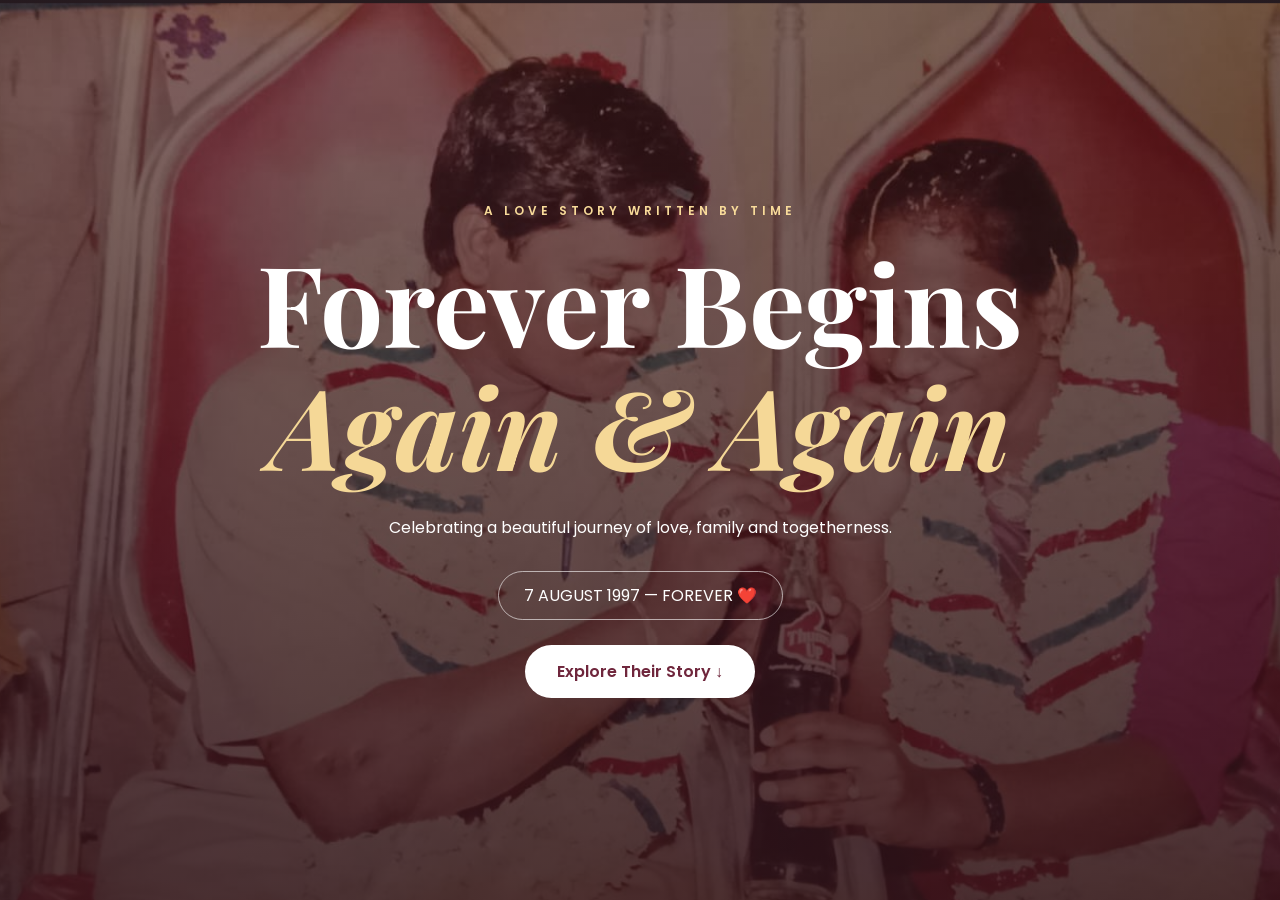
<file: index.html>
<!DOCTYPE html>
<html lang="en">
<head>
<meta charset="UTF-8">
<meta name="viewport" content="width=device-width, initial-scale=1.0">
<title>A Love Story Since 1997 ❤️</title>
<link rel="stylesheet" href="style.css">
</head>
<body>
<section class="hero">
<div class="hero-content">
<p class="eyebrow">A LOVE STORY WRITTEN BY TIME</p>
<h1>Forever Begins<br><span>Again & Again</span></h1>
<p class="subtitle">Celebrating a beautiful journey of love, family and togetherness.</p>
<div class="date-badge">7 AUGUST 1997 — FOREVER ❤️</div><br>
<a href="dad.html" class="btn">Explore Their Story ↓</a>
</div>
</section>
</body>
</html>
</file>
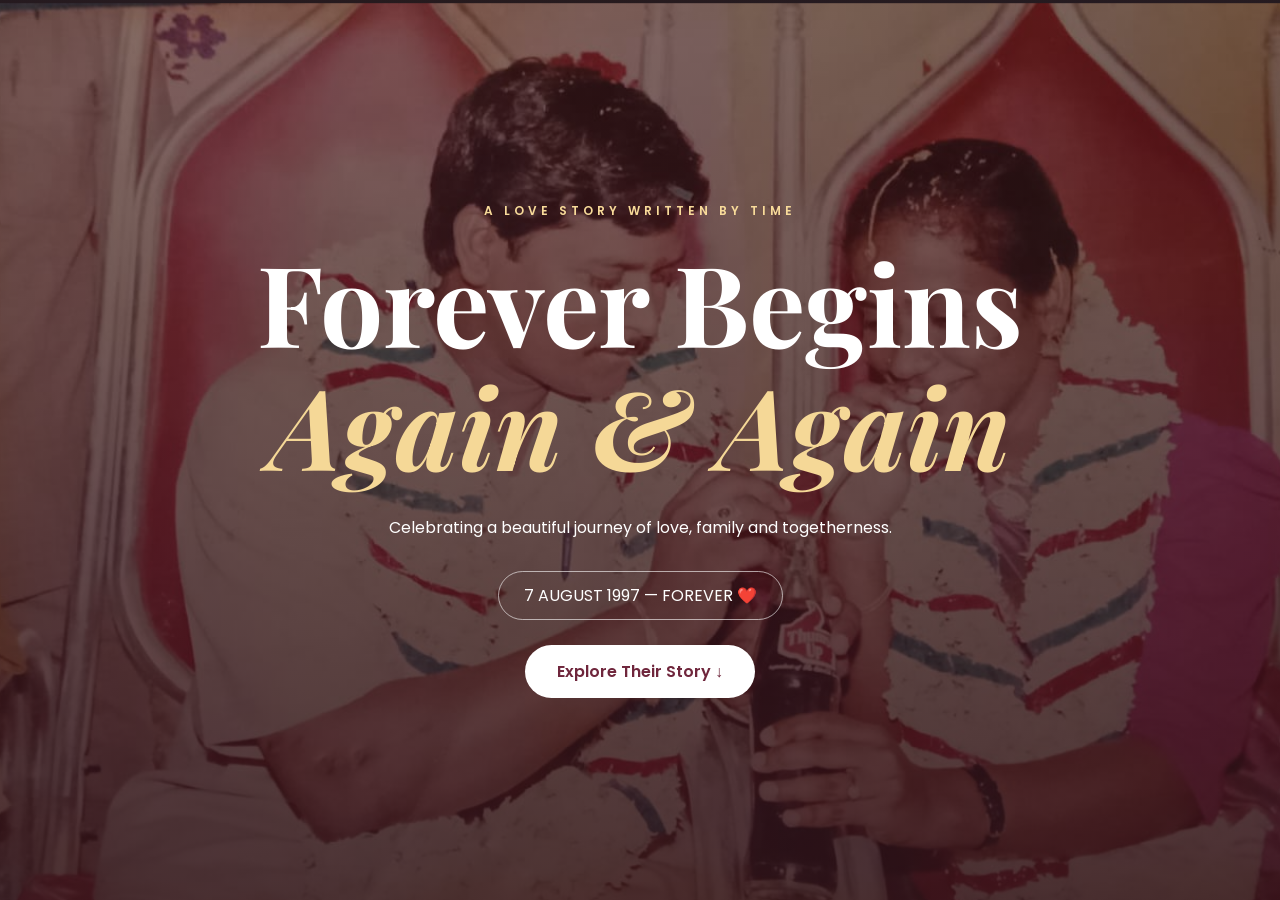
<file: parents_anniversary_final/index.html>
<!DOCTYPE html>
<html lang="en">
<head>
<meta charset="UTF-8">
<meta name="viewport" content="width=device-width, initial-scale=1.0">
<title>A Love Story Since 1997 ❤️</title>
<link rel="stylesheet" href="style.css">
</head>
<body>
<section class="hero">
<div class="hero-content">
<p class="eyebrow">A LOVE STORY WRITTEN BY TIME</p>
<h1>Forever Begins<br><span>Again & Again</span></h1>
<p class="subtitle">Celebrating a beautiful journey of love, family and togetherness.</p>
<div class="date-badge">7 AUGUST 1997 — FOREVER ❤️</div><br>
<a href="dad.html" class="btn">Explore Their Story ↓</a>
</div>
</section>
</body>
</html>
</file>
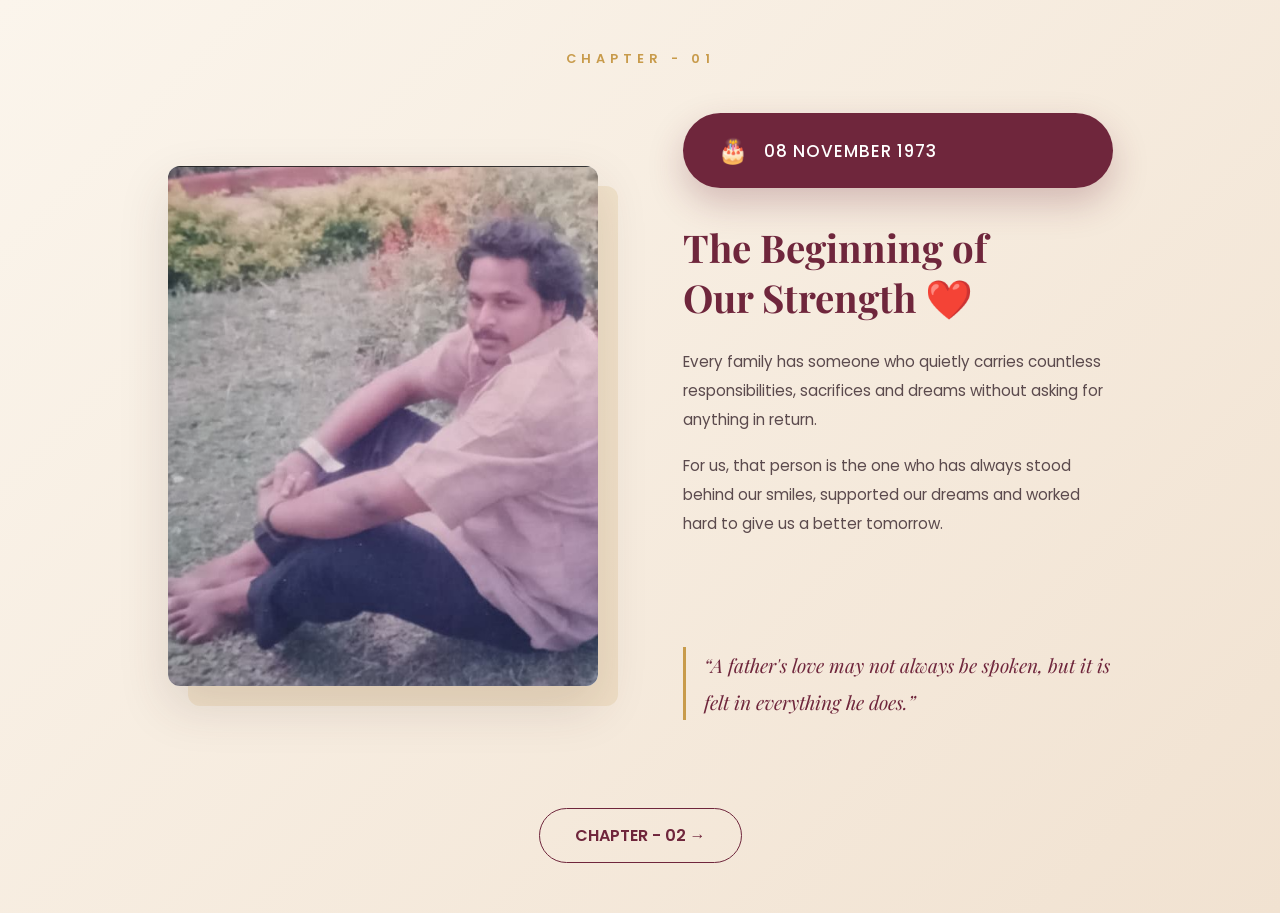
<file: dad.html>
<!DOCTYPE html>
<html lang="en">

<head>

    <meta charset="UTF-8">

    <meta name="viewport" content="width=device-width, initial-scale=1.0">

    <title>Chapter 1 - Dad ❤️</title>

    <link rel="stylesheet" href="style.css">

</head>


<body class="chapter-body">


<section class="chapter-page">


    <!-- CHAPTER NUMBER -->

    <p class="chapter-number">

        CHAPTER - 01

    </p>



    <!-- MAIN CONTENT -->

    <div class="chapter-content">


        <!-- DAD IMAGE -->

        <div class="chapter-image">

            <img
                src="dad.jpg"
                alt="Dad"
            >

        </div>



        <!-- DAD DETAILS -->

        <div class="chapter-details">


            <div class="dad-story">


                <!-- BIRTHDAY DATE -->

                <div class="date-display">

                    <span class="emoji">
                        🎂
                    </span>

                    <span>
                        08 NOVEMBER 1973
                    </span>

                </div>



                <!-- HEADING -->

                <h2>

                    The Beginning of
                    <br>
                    Our Strength ❤️

                </h2>



                <!-- STORY -->

                <p>

                    Every family has someone who quietly carries
                    countless responsibilities, sacrifices and dreams
                    without asking for anything in return.

                </p>


                <p>

                    For us, that person is the one who has always
                    stood behind our smiles, supported our dreams
                    and worked hard to give us a better tomorrow.

                </p>


                <p class="dad-quote">

                    “A father's love may not always be spoken,
                    but it is felt in everything he does.”

                </p>


            </div>


        </div>


    </div>



    <!-- NEXT CHAPTER -->

    <a href="mom.html" class="next-btn">

        CHAPTER - 02 →

    </a>


</section>


</body>

</html>
</file>
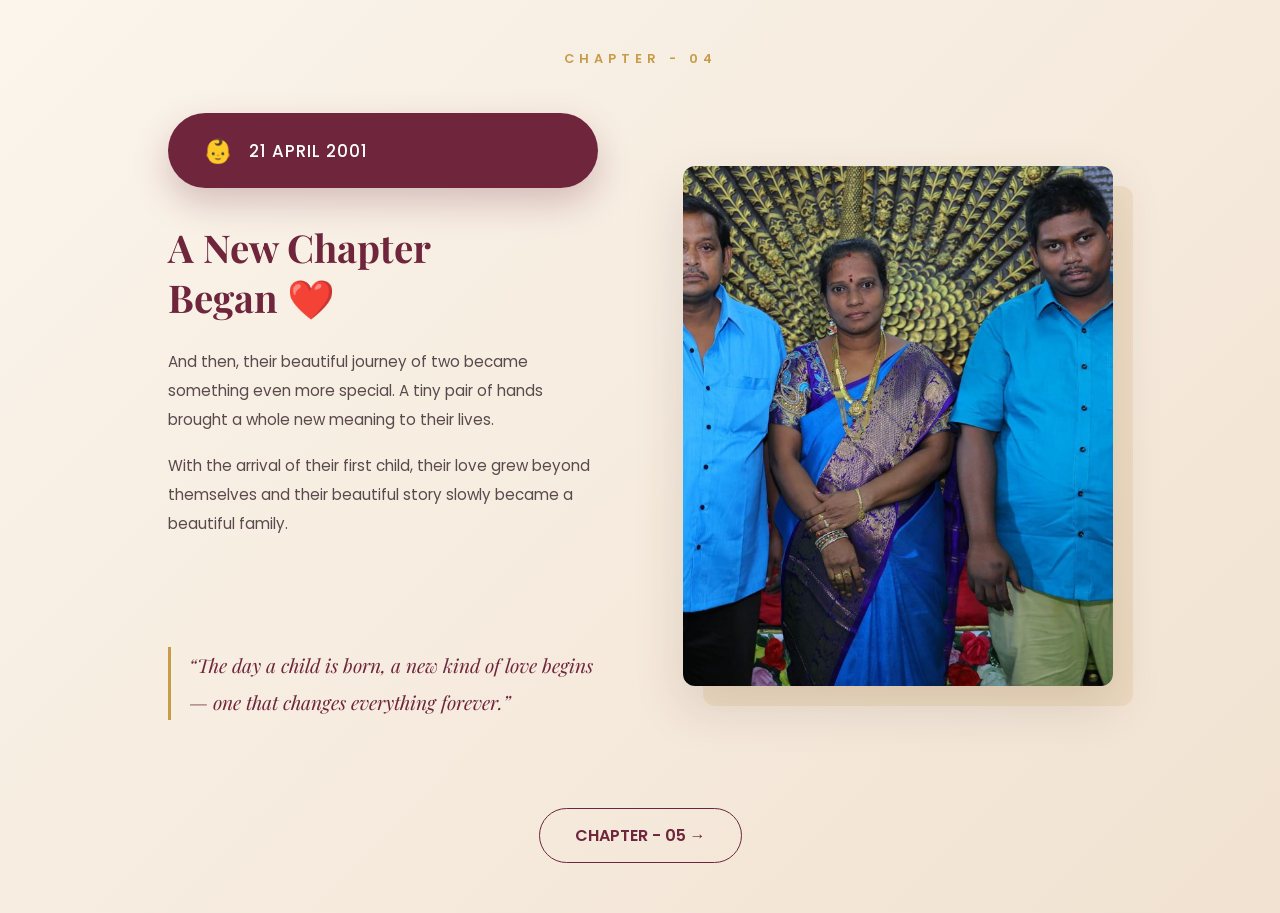
<file: firstborn.html>
<!DOCTYPE html>
<html lang="en">

<head>

    <meta charset="UTF-8">

    <meta name="viewport"
          content="width=device-width, initial-scale=1.0">

    <title>Chapter 4 - First Born ❤️</title>

    <link rel="stylesheet" href="style.css">

</head>


<body class="chapter-body">


    <section class="chapter-page">


        <!-- CHAPTER NUMBER -->

        <p class="chapter-number">
            CHAPTER - 04
        </p>


        <!-- MAIN CONTENT -->

        <div class="chapter-content reverse-layout">


            <!-- FIRST BORN IMAGE -->

            <div class="chapter-image">

                <img
                    src="firstborn.jpg"
                    alt="First Born"
                >

            </div>


            <!-- FIRST BORN DETAILS -->

            <div class="chapter-details">


                <div class="firstborn-story">


                    <!-- BIRTH DATE -->

                    <div class="date-display">

                        <span class="emoji">
                            👶
                        </span>

                        <span>
                            21 APRIL 2001
                        </span>

                    </div>


                    <!-- HEADING -->

                    <h2>
                        A New Chapter
                        <br>
                        Began ❤️
                    </h2>


                    <!-- STORY -->

                    <p>
                        And then, their beautiful journey of two
                        became something even more special.
                        A tiny pair of hands brought a whole new
                        meaning to their lives.
                    </p>


                    <p>
                        With the arrival of their first child,
                        their love grew beyond themselves and
                        their beautiful story slowly became
                        a beautiful family.
                    </p>


                    <!-- QUOTE -->

                    <p class="firstborn-quote">
                        “The day a child is born,
                        a new kind of love begins —
                        one that changes everything forever.”
                    </p>


                </div>


            </div>


        </div>


        <!-- NEXT CHAPTER BUTTON -->

        <a href="secondborn.html" class="next-btn">
            CHAPTER - 05 →
        </a>


    </section>


</body>

</html>
</file>
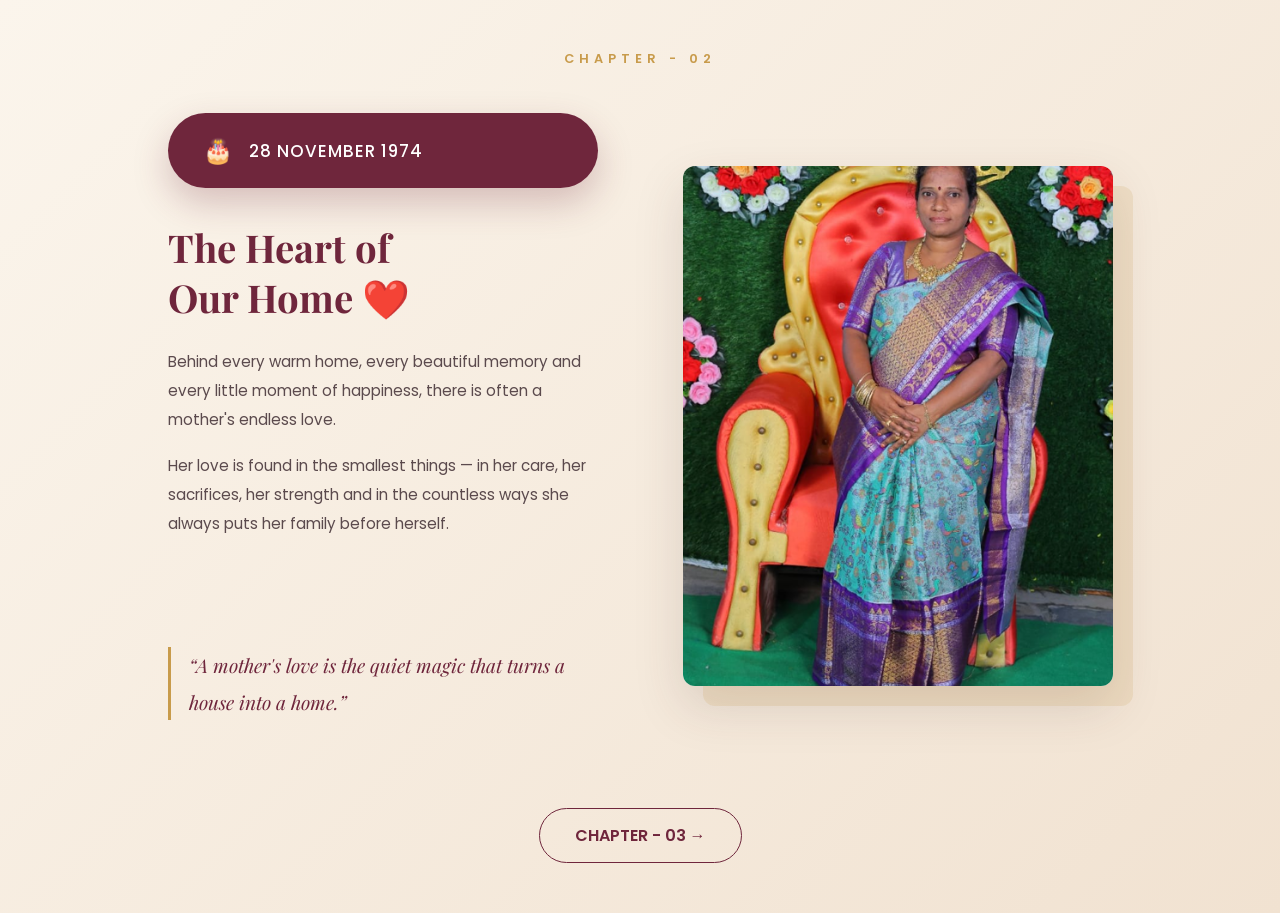
<file: mom.html>
<!DOCTYPE html>
<html lang="en">

<head>

    <meta charset="UTF-8">

    <meta name="viewport" content="width=device-width, initial-scale=1.0">

    <title>Chapter 2 - Mom ❤️</title>

    <link rel="stylesheet" href="style.css">

</head>


<body class="chapter-body">


    <section class="chapter-page">


        <!-- CHAPTER NUMBER -->

        <p class="chapter-number">
            CHAPTER - 02
        </p>


        <!-- MAIN CONTENT -->

        <div class="chapter-content reverse-layout">


            <!-- MOM IMAGE -->

            <div class="chapter-image">

                <img
                    src="mom.jpg"
                    alt="Mom"
                >

            </div>


            <!-- MOM DETAILS -->

            <div class="chapter-details">


                <div class="mom-story">


                    <!-- BIRTHDAY DATE -->

                    <div class="date-display">

                        <span class="emoji">
                            🎂
                        </span>

                        <span>
                            28 NOVEMBER 1974
                        </span>

                    </div>


                    <!-- HEADING -->

                    <h2>
                        The Heart of
                        <br>
                        Our Home ❤️
                    </h2>


                    <!-- STORY -->

                    <p>
                        Behind every warm home, every beautiful
                        memory and every little moment of happiness,
                        there is often a mother's endless love.
                    </p>


                    <p>
                        Her love is found in the smallest things —
                        in her care, her sacrifices, her strength
                        and in the countless ways she always puts
                        her family before herself.
                    </p>


                    <!-- QUOTE -->

                    <p class="mom-quote">
                        “A mother's love is the quiet magic
                        that turns a house into a home.”
                    </p>


                </div>


            </div>


        </div>


        <!-- NEXT CHAPTER BUTTON -->

        <a href="wedding.html" class="next-btn">
            CHAPTER - 03 →
        </a>


    </section>


</body>

</html>
</file>
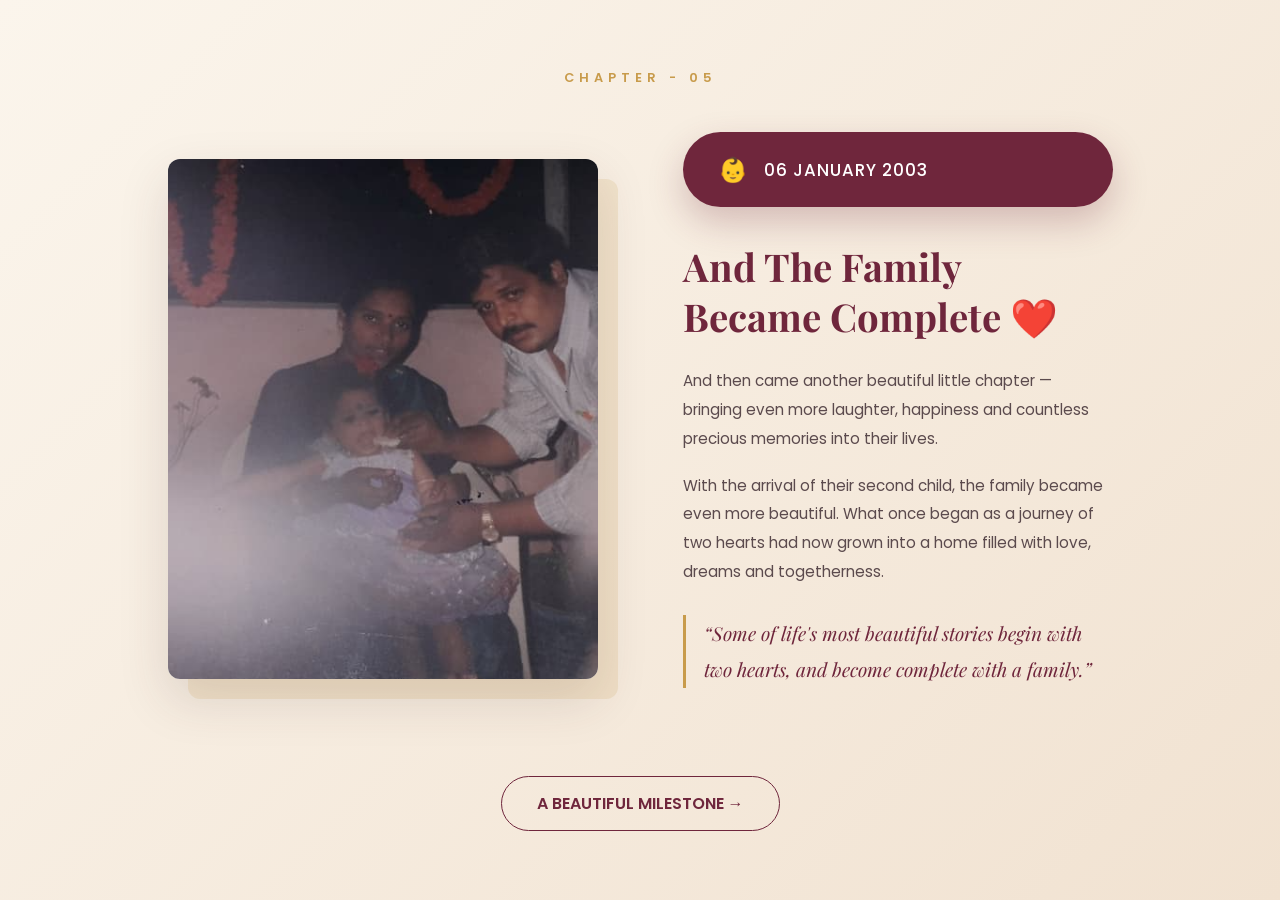
<file: secondborn.html>
<!DOCTYPE html>
<html lang="en">

<head>
    <meta charset="UTF-8">

    <meta name="viewport"
          content="width=device-width, initial-scale=1.0">

    <title>Chapter 5 - Second Born ❤️</title>

    <link rel="stylesheet" href="style.css">
</head>


<body class="chapter-body">

    <section class="chapter-page">


        <!-- CHAPTER NUMBER -->

        <p class="chapter-number">
            CHAPTER - 05
        </p>


        <!-- MAIN CONTENT -->

        <div class="chapter-content">


            <!-- SECOND BORN IMAGE -->

            <div class="chapter-image">

                <img
                    src="secondborn.jpg"
                    alt="Second Born"
                >

            </div>


            <!-- SECOND BORN DETAILS -->

            <div class="chapter-details">

                <div class="secondborn-story">


                    <!-- BIRTH DATE -->

                    <div class="date-display">

                        <span class="emoji">
                            👶
                        </span>

                        <span>
                            06 JANUARY 2003
                        </span>

                    </div>


                    <!-- HEADING -->

                    <h2>
                        And The Family
                        <br>
                        Became Complete ❤️
                    </h2>


                    <!-- STORY -->

                    <p>
                        And then came another beautiful little
                        chapter — bringing even more laughter,
                        happiness and countless precious memories
                        into their lives.
                    </p>


                    <p>
                        With the arrival of their second child,
                        the family became even more beautiful.
                        What once began as a journey of two hearts
                        had now grown into a home filled with
                        love, dreams and togetherness.
                    </p>


                    <!-- QUOTE -->

                    <p class="secondborn-quote">
                        “Some of life's most beautiful stories
                        begin with two hearts,
                        and become complete with a family.”
                    </p>


                </div>

            </div>


        </div>


        <!-- NEXT PAGE -->

        <a href="anniversary25.html" class="next-btn">
            A BEAUTIFUL MILESTONE →
        </a>


    </section>

</body>

</html>
</file>
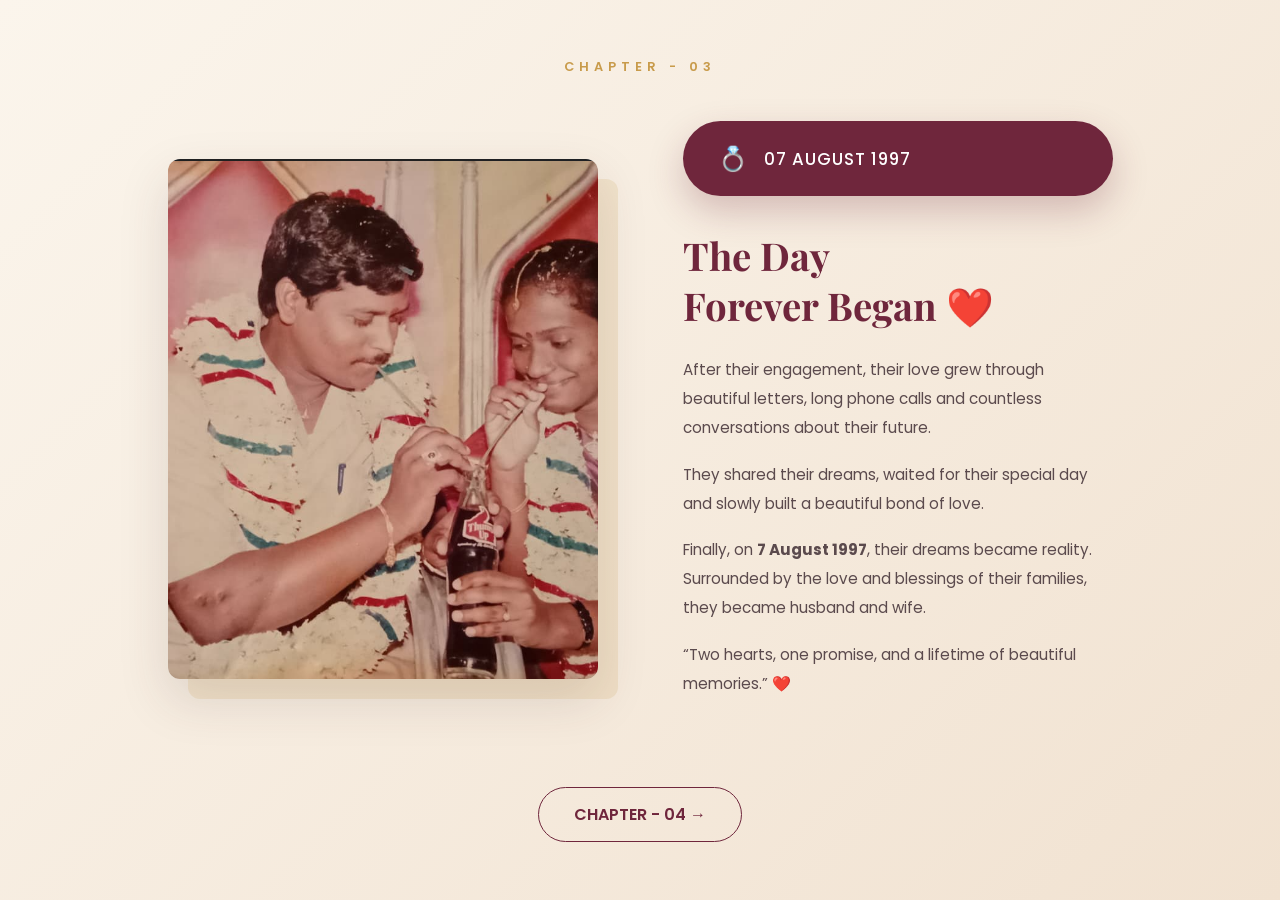
<file: wedding.html>
<!DOCTYPE html>
<html lang="en">

<head>

    <meta charset="UTF-8">

    <meta name="viewport"
          content="width=device-width, initial-scale=1.0">

    <title>Chapter 3 - Their Wedding ❤️</title>

    <link rel="stylesheet" href="style.css">

</head>


<body class="chapter-body">


<section class="chapter-page">


    <!-- CHAPTER NUMBER -->

    <p class="chapter-number">
        CHAPTER - 03
    </p>


    <!-- MAIN CONTENT -->

    <div class="chapter-content wedding-content">


        <!-- WEDDING IMAGE -->

        <div class="chapter-image wedding-image">

            <img
                src="wedding.jpg"
                alt="Wedding Day"
            >

        </div>


        <!-- WEDDING DETAILS -->

        <div class="chapter-details">


            <div class="wedding-story">


                <!-- DATE -->

                <div class="date-display">

                    <span class="emoji">
                        💍
                    </span>

                    <span>
                        07 AUGUST 1997
                    </span>

                </div>


                <!-- HEADING -->

                <h2>
                    The Day
                    <br>
                    Forever Began ❤️
                </h2>


                <!-- SHORT STORY -->

                <p>
                    After their engagement, their love grew through
                    beautiful letters, long phone calls and countless
                    conversations about their future.
                </p>


                <p>
                    They shared their dreams, waited for their special
                    day and slowly built a beautiful bond of love.
                </p>


                <p>
                    Finally, on <strong>7 August 1997</strong>, their
                    dreams became reality. Surrounded by the love and
                    blessings of their families, they became husband
                    and wife.
                </p>


                <!-- QUOTE -->

                <p class="wedding-quote">

                    “Two hearts, one promise,
                    and a lifetime of beautiful memories.” ❤️

                </p>


            </div>


        </div>


    </div>


    <!-- NEXT CHAPTER -->

    <a href="firstborn.html" class="next-btn">

        CHAPTER - 04 →

    </a>


</section>


</body>

</html>
</file>
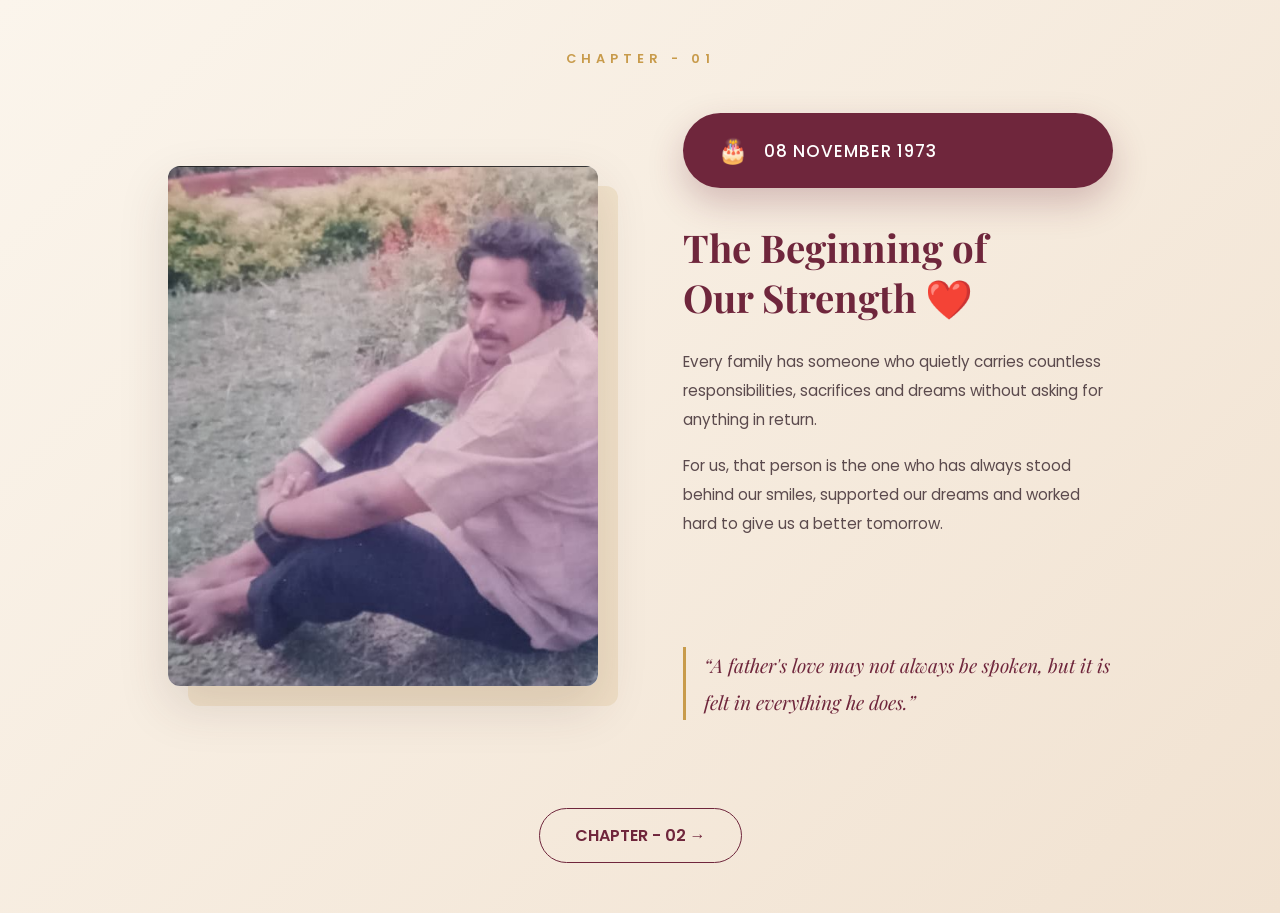
<file: parents_anniversary_final/dad.html>
<!DOCTYPE html>
<html lang="en">

<head>

    <meta charset="UTF-8">

    <meta name="viewport" content="width=device-width, initial-scale=1.0">

    <title>Chapter 1 - Dad ❤️</title>

    <link rel="stylesheet" href="style.css">

</head>


<body class="chapter-body">


<section class="chapter-page">


    <!-- CHAPTER NUMBER -->

    <p class="chapter-number">

        CHAPTER - 01

    </p>



    <!-- MAIN CONTENT -->

    <div class="chapter-content">


        <!-- DAD IMAGE -->

        <div class="chapter-image">

            <img
                src="images/dad.jpg"
                alt="Dad"
            >

        </div>



        <!-- DAD DETAILS -->

        <div class="chapter-details">


            <div class="dad-story">


                <!-- BIRTHDAY DATE -->

                <div class="date-display">

                    <span class="emoji">
                        🎂
                    </span>

                    <span>
                        08 NOVEMBER 1973
                    </span>

                </div>



                <!-- HEADING -->

                <h2>

                    The Beginning of
                    <br>
                    Our Strength ❤️

                </h2>



                <!-- STORY -->

                <p>

                    Every family has someone who quietly carries
                    countless responsibilities, sacrifices and dreams
                    without asking for anything in return.

                </p>


                <p>

                    For us, that person is the one who has always
                    stood behind our smiles, supported our dreams
                    and worked hard to give us a better tomorrow.

                </p>


                <p class="dad-quote">

                    “A father's love may not always be spoken,
                    but it is felt in everything he does.”

                </p>


            </div>


        </div>


    </div>



    <!-- NEXT CHAPTER -->

    <a href="mom.html" class="next-btn">

        CHAPTER - 02 →

    </a>


</section>


</body>

</html>
</file>
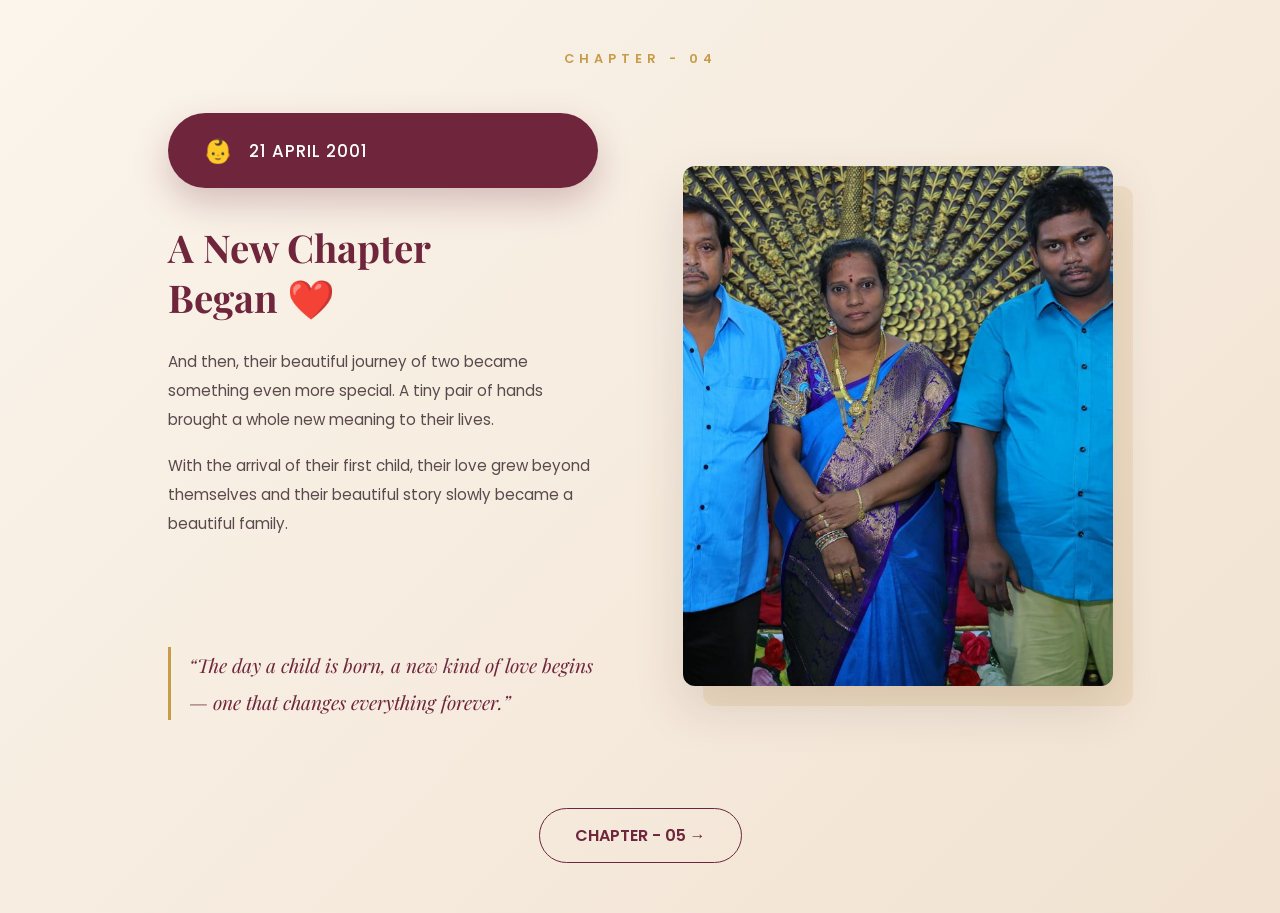
<file: parents_anniversary_final/firstborn.html>
<!DOCTYPE html>
<html lang="en">

<head>

    <meta charset="UTF-8">

    <meta name="viewport"
          content="width=device-width, initial-scale=1.0">

    <title>Chapter 4 - First Born ❤️</title>

    <link rel="stylesheet" href="style.css">

</head>


<body class="chapter-body">


    <section class="chapter-page">


        <!-- CHAPTER NUMBER -->

        <p class="chapter-number">
            CHAPTER - 04
        </p>


        <!-- MAIN CONTENT -->

        <div class="chapter-content reverse-layout">


            <!-- FIRST BORN IMAGE -->

            <div class="chapter-image">

                <img
                    src="images/firstborn.jpg"
                    alt="First Born"
                >

            </div>


            <!-- FIRST BORN DETAILS -->

            <div class="chapter-details">


                <div class="firstborn-story">


                    <!-- BIRTH DATE -->

                    <div class="date-display">

                        <span class="emoji">
                            👶
                        </span>

                        <span>
                            21 APRIL 2001
                        </span>

                    </div>


                    <!-- HEADING -->

                    <h2>
                        A New Chapter
                        <br>
                        Began ❤️
                    </h2>


                    <!-- STORY -->

                    <p>
                        And then, their beautiful journey of two
                        became something even more special.
                        A tiny pair of hands brought a whole new
                        meaning to their lives.
                    </p>


                    <p>
                        With the arrival of their first child,
                        their love grew beyond themselves and
                        their beautiful story slowly became
                        a beautiful family.
                    </p>


                    <!-- QUOTE -->

                    <p class="firstborn-quote">
                        “The day a child is born,
                        a new kind of love begins —
                        one that changes everything forever.”
                    </p>


                </div>


            </div>


        </div>


        <!-- NEXT CHAPTER BUTTON -->

        <a href="secondborn.html" class="next-btn">
            CHAPTER - 05 →
        </a>


    </section>


</body>

</html>
</file>
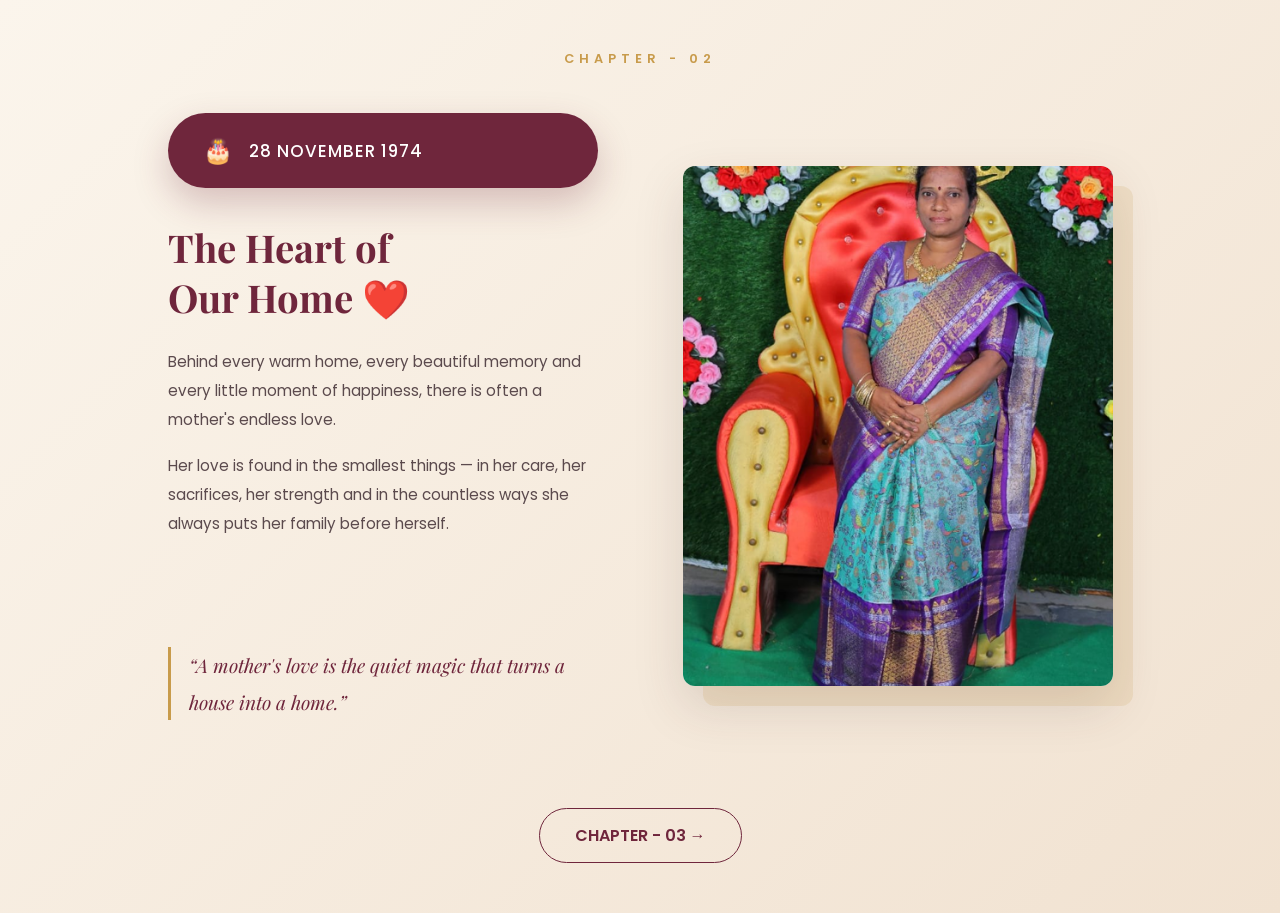
<file: parents_anniversary_final/mom.html>
<!DOCTYPE html>
<html lang="en">

<head>

    <meta charset="UTF-8">

    <meta name="viewport" content="width=device-width, initial-scale=1.0">

    <title>Chapter 2 - Mom ❤️</title>

    <link rel="stylesheet" href="style.css">

</head>


<body class="chapter-body">


    <section class="chapter-page">


        <!-- CHAPTER NUMBER -->

        <p class="chapter-number">
            CHAPTER - 02
        </p>


        <!-- MAIN CONTENT -->

        <div class="chapter-content reverse-layout">


            <!-- MOM IMAGE -->

            <div class="chapter-image">

                <img
                    src="images/mom.jpg"
                    alt="Mom"
                >

            </div>


            <!-- MOM DETAILS -->

            <div class="chapter-details">


                <div class="mom-story">


                    <!-- BIRTHDAY DATE -->

                    <div class="date-display">

                        <span class="emoji">
                            🎂
                        </span>

                        <span>
                            28 NOVEMBER 1974
                        </span>

                    </div>


                    <!-- HEADING -->

                    <h2>
                        The Heart of
                        <br>
                        Our Home ❤️
                    </h2>


                    <!-- STORY -->

                    <p>
                        Behind every warm home, every beautiful
                        memory and every little moment of happiness,
                        there is often a mother's endless love.
                    </p>


                    <p>
                        Her love is found in the smallest things —
                        in her care, her sacrifices, her strength
                        and in the countless ways she always puts
                        her family before herself.
                    </p>


                    <!-- QUOTE -->

                    <p class="mom-quote">
                        “A mother's love is the quiet magic
                        that turns a house into a home.”
                    </p>


                </div>


            </div>


        </div>


        <!-- NEXT CHAPTER BUTTON -->

        <a href="wedding.html" class="next-btn">
            CHAPTER - 03 →
        </a>


    </section>


</body>

</html>
</file>
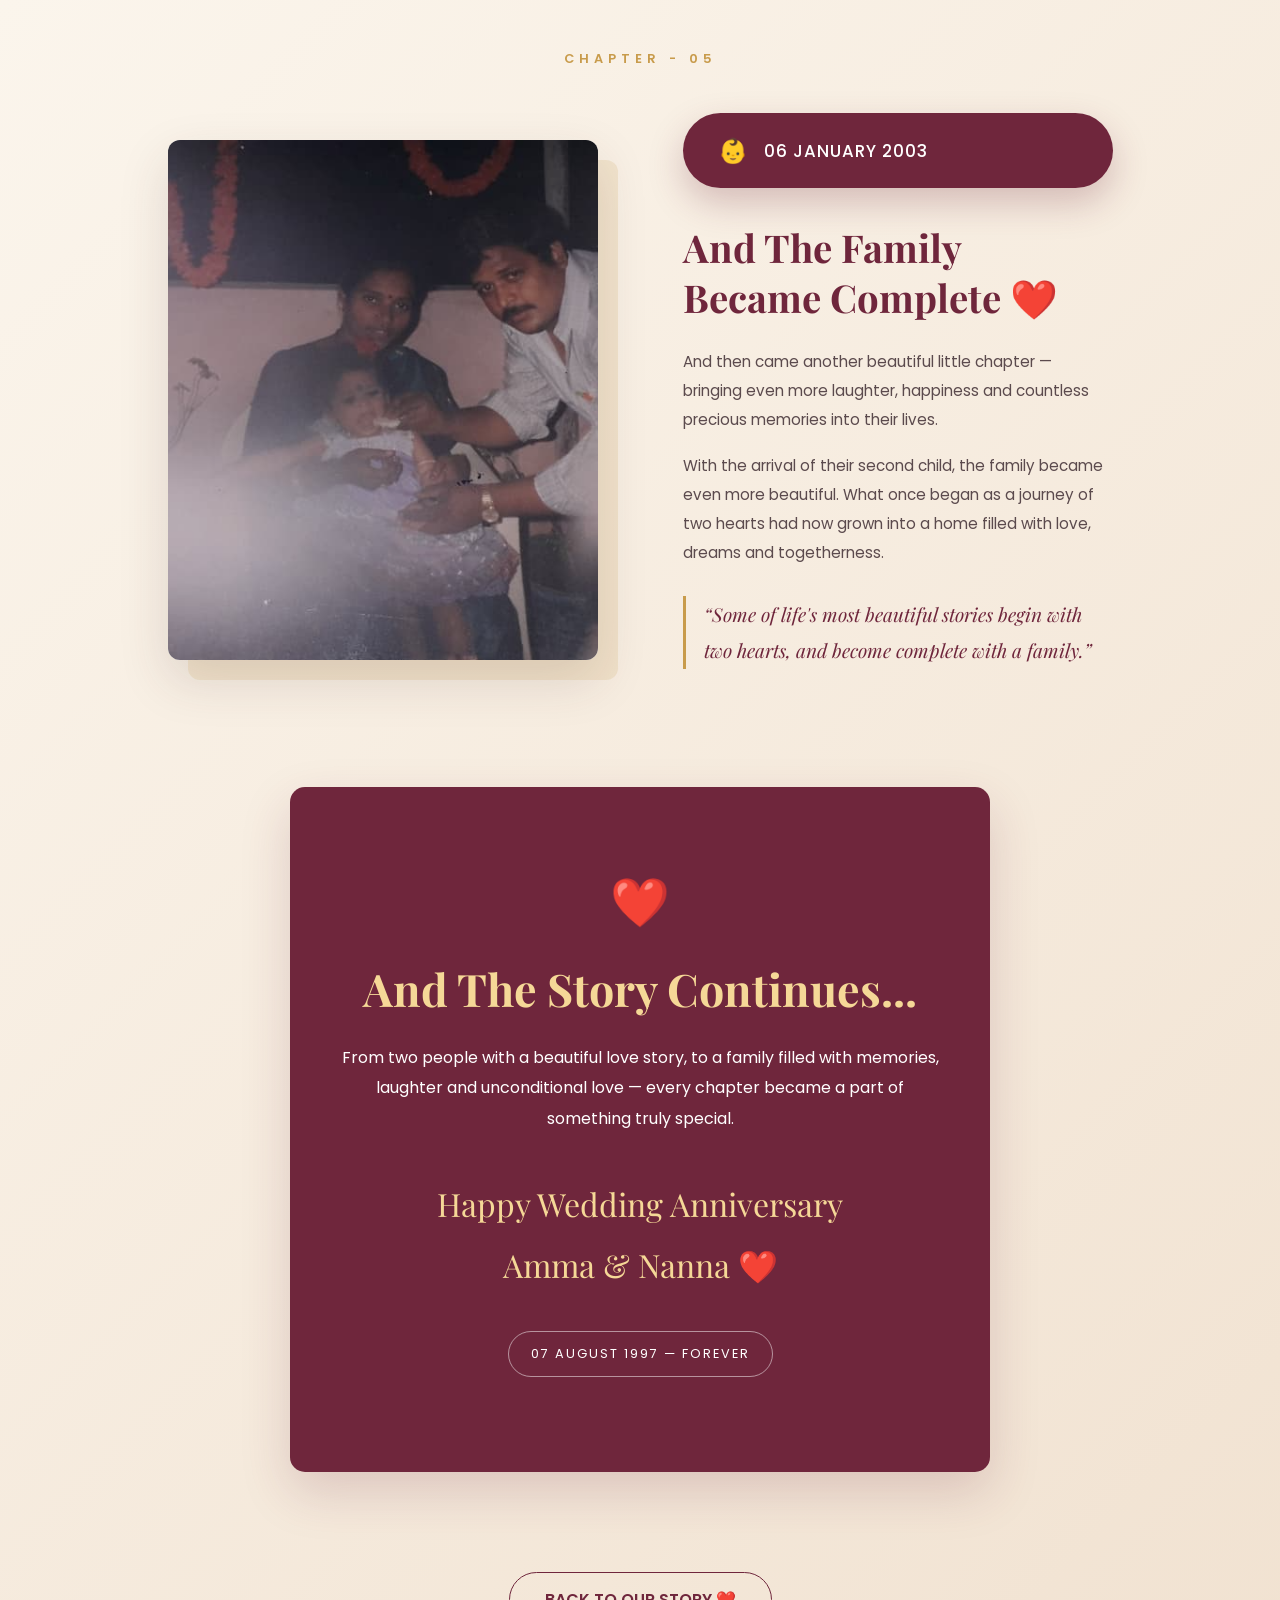
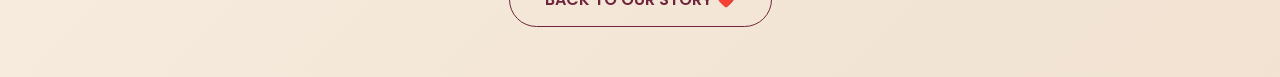
<file: parents_anniversary_final/secondborn.html>
<!DOCTYPE html>
<html lang="en">

<head>

    <meta charset="UTF-8">

    <meta name="viewport"
          content="width=device-width, initial-scale=1.0">

    <title>Chapter 5 - Second Born ❤️</title>

    <link rel="stylesheet" href="style.css">

</head>


<body class="chapter-body">


    <section class="chapter-page">


        <!-- CHAPTER NUMBER -->

        <p class="chapter-number">
            CHAPTER - 05
        </p>


        <!-- MAIN CONTENT -->

        <div class="chapter-content">


            <!-- SECOND BORN IMAGE -->

            <div class="chapter-image">

                <img
                    src="images/secondborn.jpg"
                    alt="Second Born"
                >

            </div>


            <!-- SECOND BORN DETAILS -->

            <div class="chapter-details">


                <div class="secondborn-story">


                    <!-- BIRTH DATE -->

                    <div class="date-display">

                        <span class="emoji">
                            👶
                        </span>

                        <span>
                            06 JANUARY 2003
                        </span>

                    </div>


                    <!-- HEADING -->

                    <h2>
                        And The Family
                        <br>
                        Became Complete ❤️
                    </h2>


                    <!-- STORY -->

                    <p>
                        And then came another beautiful little
                        chapter — bringing even more laughter,
                        happiness and countless precious memories
                        into their lives.
                    </p>


                    <p>
                        With the arrival of their second child,
                        the family became even more beautiful.
                        What once began as a journey of two hearts
                        had now grown into a home filled with
                        love, dreams and togetherness.
                    </p>


                    <!-- QUOTE -->

                    <p class="secondborn-quote">
                        “Some of life's most beautiful stories
                        begin with two hearts,
                        and become complete with a family.”
                    </p>


                </div>


            </div>


        </div>


        <!-- FINAL MESSAGE -->

        <div class="family-ending">


            <span class="ending-heart">
                ❤️
            </span>


            <h2>
                And The Story Continues...
            </h2>


            <p>
                From two people with a beautiful love story,
                to a family filled with memories,
                laughter and unconditional love —
                every chapter became a part of
                something truly special.
            </p>


            <p class="anniversary-message">

                Happy Wedding Anniversary
                <br>
                Amma & Nanna ❤️
            </p>


            <p class="years-message">
                07 AUGUST 1997 — FOREVER
            </p>


        </div>


        <!-- BACK TO HOME -->

        <a href="index.html" class="next-btn">
            BACK TO OUR STORY ❤️
        </a>


    </section>


</body>

</html>
</file>
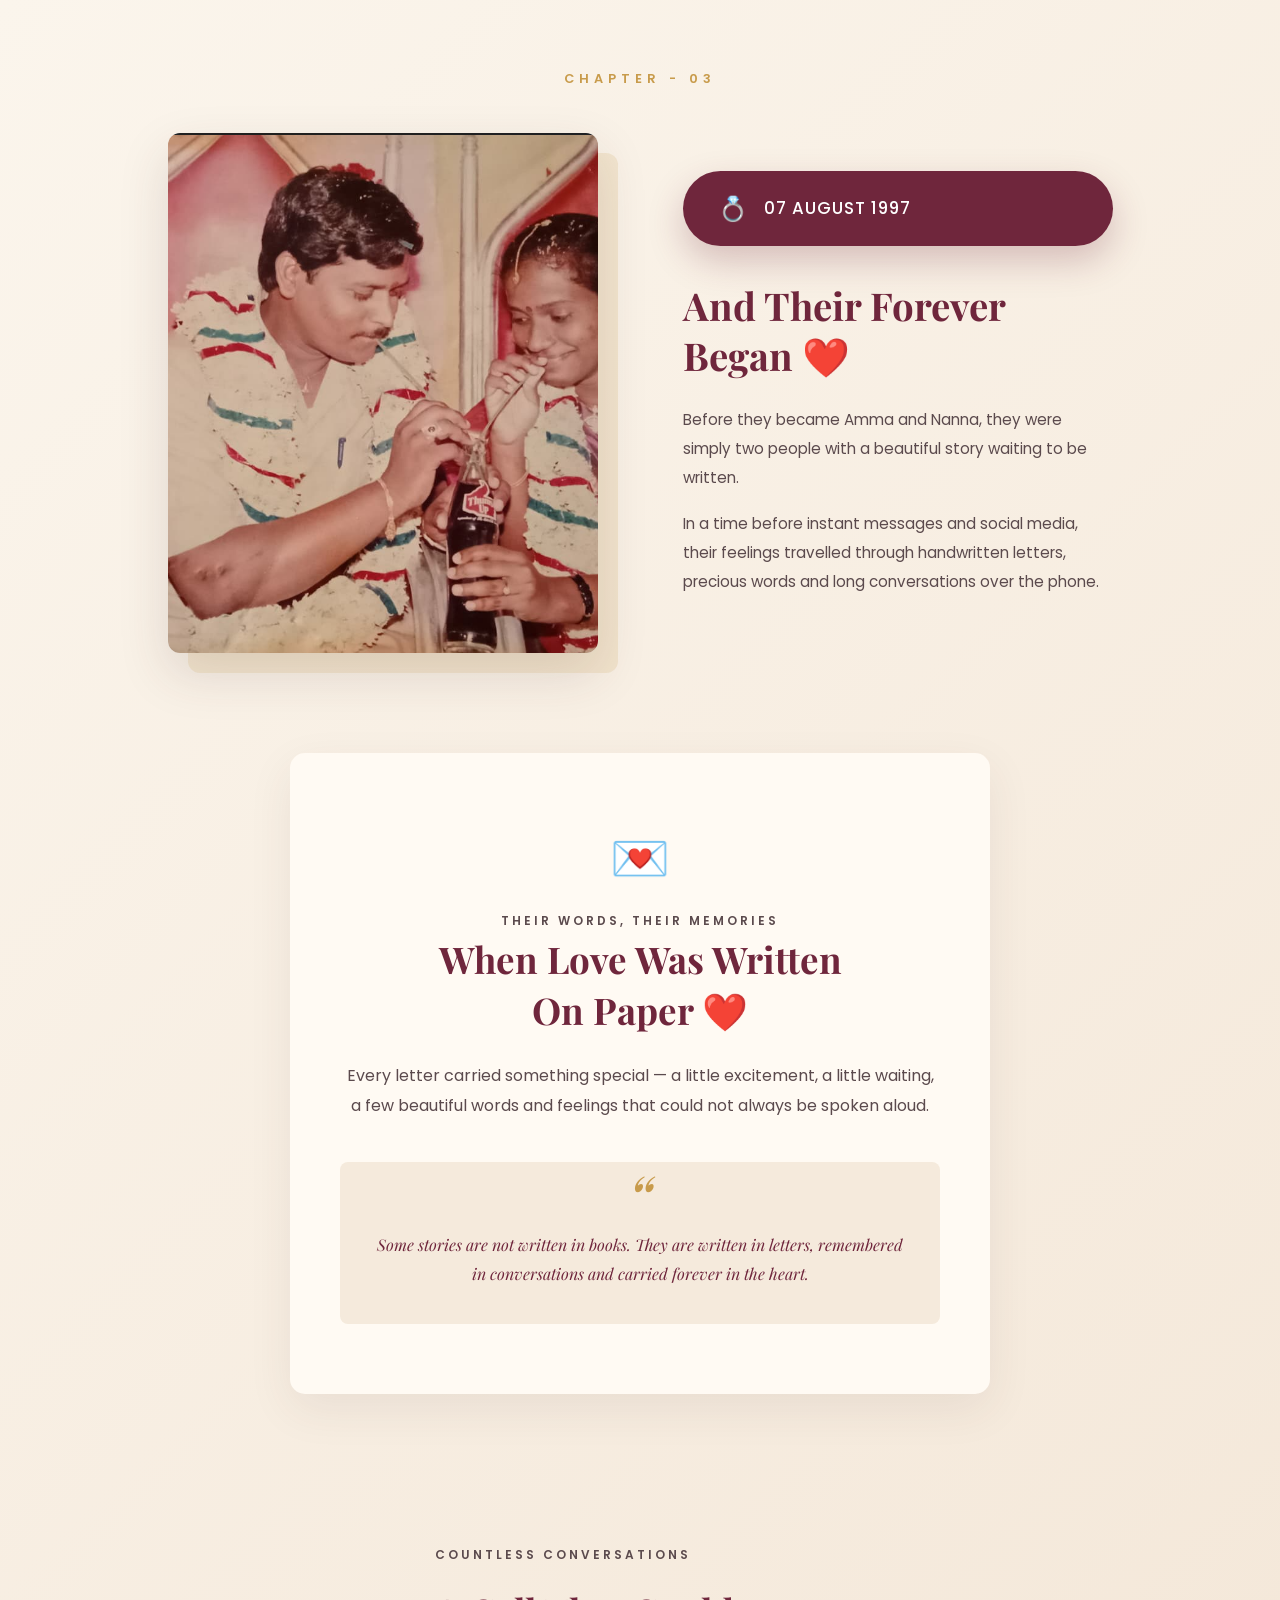
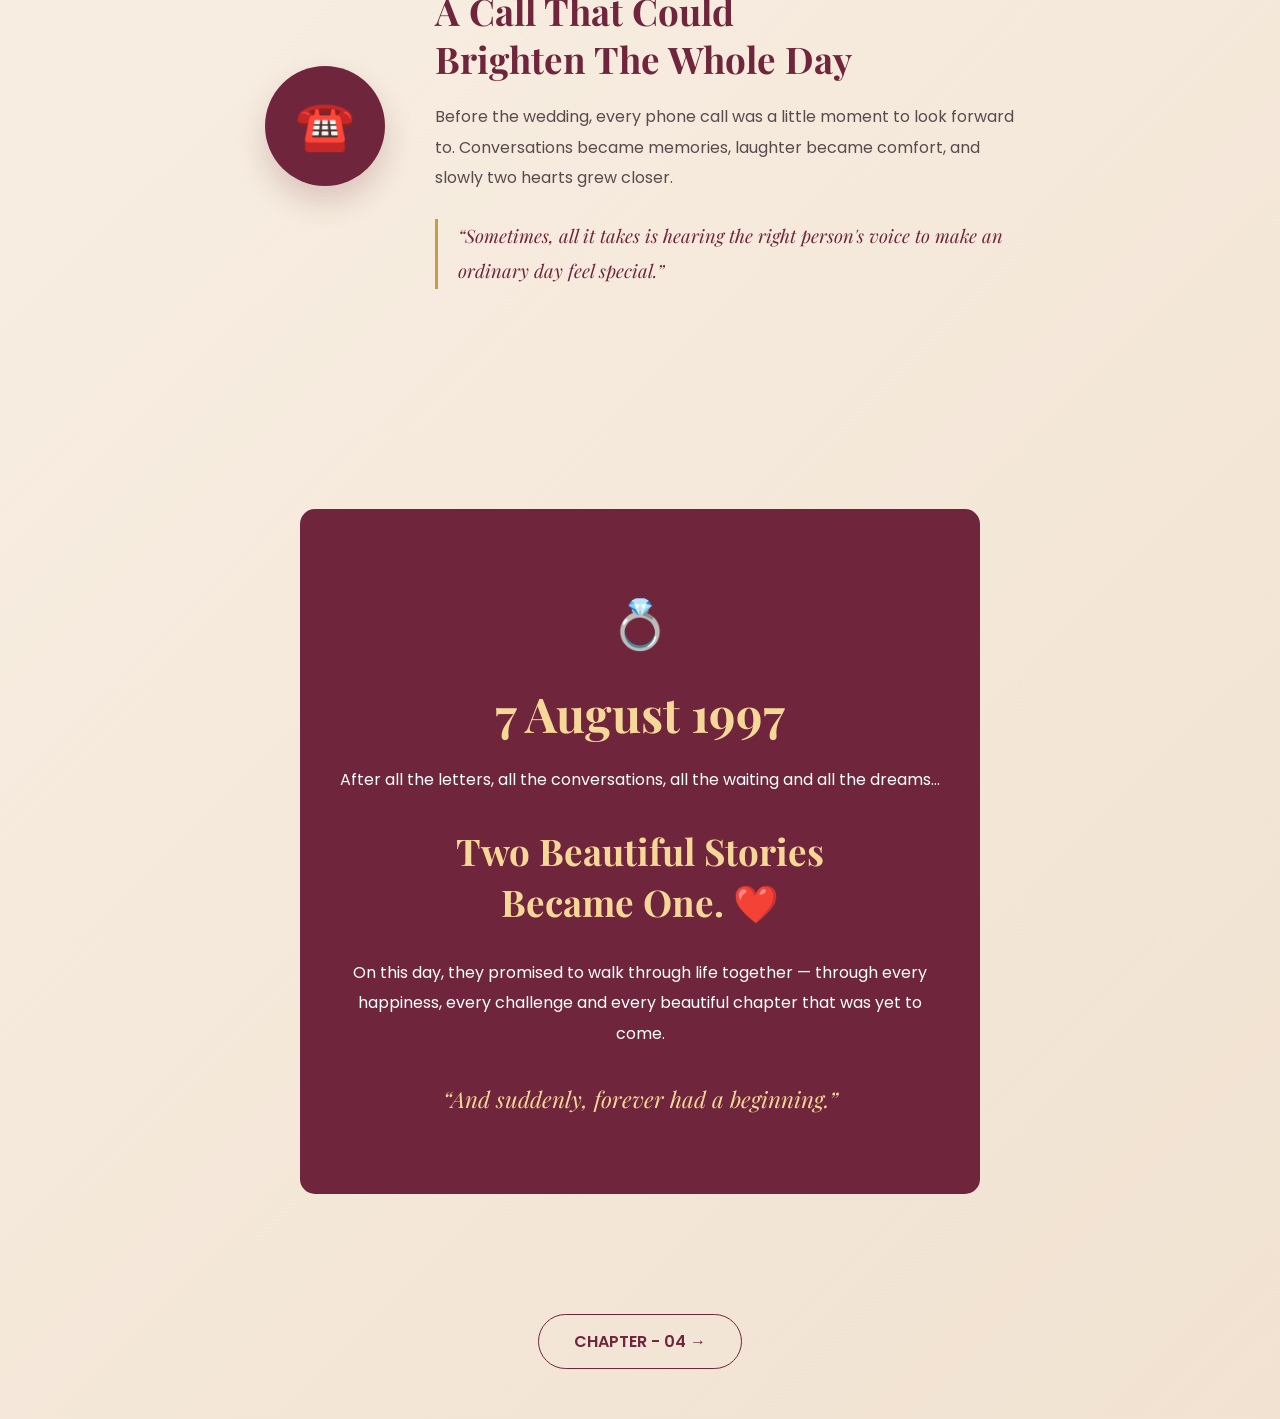
<file: parents_anniversary_final/wedding.html>
<!DOCTYPE html>
<html lang="en">

<head>

    <meta charset="UTF-8">

    <meta name="viewport"
          content="width=device-width, initial-scale=1.0">

    <title>Chapter 3 - Their Love Story ❤️</title>

    <link rel="stylesheet" href="style.css">

</head>


<body class="chapter-body">


<section class="chapter-page wedding-page">


    <!-- CHAPTER NUMBER -->

    <p class="chapter-number">
        CHAPTER - 03
    </p>


    <!-- WEDDING IMAGE + INTRO -->

    <div class="chapter-content">


        <!-- WEDDING IMAGE -->

        <div class="chapter-image">

            <img
                src="images/wedding.jpg"
                alt="Mom and Dad Wedding"
            >

        </div>


        <!-- LOVE STORY -->

        <div class="chapter-details">

            <div class="wedding-story">


                <!-- WEDDING DATE -->

                <div class="date-display">

                    <span class="emoji">
                        💍
                    </span>

                    <span>
                        07 AUGUST 1997
                    </span>

                </div>


                <!-- HEADING -->

                <h2>
                    And Their Forever
                    <br>
                    Began ❤️
                </h2>


                <p>
                    Before they became Amma and Nanna,
                    they were simply two people with
                    a beautiful story waiting to be written.
                </p>


                <p>
                    In a time before instant messages and
                    social media, their feelings travelled
                    through handwritten letters, precious words
                    and long conversations over the phone.
                </p>


            </div>

        </div>

    </div>


    <!-- LOVE LETTER SECTION -->

    <div class="love-letter-section">


        <div class="love-letter-icon">
            💌
        </div>


        <p class="small-heading">
            THEIR WORDS, THEIR MEMORIES
        </p>


        <h2>
            When Love Was Written
            <br>
            On Paper ❤️
        </h2>


        <p>
            Every letter carried something special —
            a little excitement, a little waiting,
            a few beautiful words and feelings
            that could not always be spoken aloud.
        </p>


        <div class="letter-box">

            <span class="letter-mark">
                “
            </span>


            <p>
                Some stories are not written in books.
                They are written in letters,
                remembered in conversations
                and carried forever in the heart.
            </p>

        </div>


    </div>



    <!-- PHONE CALL SECTION -->

    <div class="calls-section">


        <div class="call-icon">
            ☎️
        </div>


        <div class="calls-content">


            <p class="small-heading">
                COUNTLESS CONVERSATIONS
            </p>


            <h2>
                A Call That Could
                <br>
                Brighten The Whole Day
            </h2>


            <p>
                Before the wedding, every phone call
                was a little moment to look forward to.
                Conversations became memories,
                laughter became comfort,
                and slowly two hearts grew closer.
            </p>


            <p class="call-quote">

                “Sometimes, all it takes is hearing
                the right person's voice
                to make an ordinary day feel special.”

            </p>


        </div>


    </div>



    <!-- MARRIAGE MOMENT -->

    <div class="forever-section">


        <span class="forever-icon">
            💍
        </span>


        <h2>
            7 August 1997
        </h2>


        <p class="forever-text">

            After all the letters,
            all the conversations,
            all the waiting and all the dreams...

        </p>


        <h3>
            Two Beautiful Stories
            <br>
            Became One. ❤️
        </h3>


        <p>
            On this day, they promised to walk
            through life together — through every
            happiness, every challenge and every
            beautiful chapter that was yet to come.
        </p>


        <div class="forever-quote">

            “And suddenly, forever
            had a beginning.”

        </div>


    </div>


    <!-- NEXT CHAPTER -->

    <a href="firstborn.html" class="next-btn">
        CHAPTER - 04 →
    </a>


</section>


</body>

</html>
</file>
<file: style.css>
@import url("https://fonts.googleapis.com/css2?family=Playfair+Display:wght@400;500;600;700&family=Poppins:wght@300;400;500;600&display=swap");

:root{
  --wine:#6f263c; --gold:#c89b4b; --cream:#fbf5ec; --dark:#2d2425;
}
*{margin:0;padding:0;box-sizing:border-box}
body{font-family:"Poppins",sans-serif;color:var(--dark)}
.hero{
  min-height:100vh;display:flex;align-items:center;justify-content:center;text-align:center;
  color:#fff;background:linear-gradient(rgba(45,20,28,.48),rgba(45,20,28,.8)),
  url("wedding.jpg") center/cover no-repeat;
}
.hero-content{max-width:900px;padding:30px}
.eyebrow{color:#f8db9a;font-size:.75rem;letter-spacing:4px;font-weight:600;margin-bottom:20px}
h1{font-family:"Playfair Display",serif;font-size:clamp(3.4rem,9vw,7rem);line-height:1.1}
h1 span{color:#f5d897;font-style:italic}
.subtitle{max-width:650px;margin:28px auto;line-height:1.8}
.date-badge{display:inline-block;padding:11px 25px;border:1px solid rgba(255,255,255,.6);border-radius:30px;margin-bottom:25px}
.btn,.next-btn{
  display:inline-block;text-decoration:none;border-radius:50px;font-weight:600;transition:.3s
}
.btn{padding:14px 32px;background:#fff;color:var(--wine)}
.btn:hover{transform:translateY(-4px)}
.chapter-body{min-height:100vh;background:linear-gradient(135deg,#fbf5ec,#f1e2d1)}
.chapter-page{min-height:100vh;max-width:1200px;margin:auto;padding:50px 40px;display:flex;flex-direction:column;align-items:center;justify-content:center}
.chapter-number{color:var(--gold);font-size:.8rem;font-weight:600;letter-spacing:5px;margin-bottom:45px}
.chapter-content{width:100%;display:flex;align-items:center;justify-content:center;gap:85px}
.reverse-layout{flex-direction:row-reverse}
.chapter-image{width:430px;height:520px;overflow:hidden;border-radius:12px;background:#fff;
 box-shadow:20px 20px 0 rgba(200,155,75,.16),0 20px 50px rgba(77,46,48,.15)}
.chapter-image img{width:100%;height:100%;object-fit:cover;display:block}
.chapter-details{display:flex;align-items:center}
.date-display{display:flex;align-items:center;gap:15px;background:var(--wine);color:#fff;padding:20px 35px;border-radius:50px;font-size:1.05rem;font-weight:500;letter-spacing:1px;white-space:nowrap;box-shadow:0 15px 35px rgba(111,38,60,.25)}
.emoji{font-size:1.5rem}
.next-btn{margin-top:70px;padding:14px 35px;border:1.5px solid var(--wine);color:var(--wine)}
.next-btn:hover{background:var(--wine);color:#fff;transform:translateY(-4px)}
@media(max-width:850px){
 .chapter-page{padding:45px 20px}
 .chapter-content,.reverse-layout{flex-direction:column;gap:35px}
 .chapter-image{width:100%;max-width:450px;height:500px}
 .chapter-details{justify-content:center}
}
@media(max-width:500px){
 .chapter-image{height:430px}
 .date-display{font-size:.85rem;padding:16px 20px;white-space:normal;text-align:center}
 .chapter-number{letter-spacing:3px;margin-bottom:30px}
}
/* =========================
   DAD STORY SECTION
========================= */

.dad-story {

    max-width: 430px;

}


/* DATE PAINA UNTUNDI */

.dad-story .date-display {

    margin-bottom: 35px;

}


/* HEADING */

.dad-story h2 {

    font-family: "Playfair Display", serif;

    font-size: 2.4rem;

    color: var(--wine);

    line-height: 1.3;

    margin-bottom: 25px;

}


/* PARAGRAPHS */

.dad-story p {

    font-size: 0.95rem;

    line-height: 1.9;

    margin-bottom: 18px;

    color: #5b4a4d;

}


/* QUOTE */

.dad-story .dad-quote {

    font-family: "Playfair Display", serif;

    font-size: 1.2rem;

    font-style: italic;

    color: var(--wine);

    border-left: 3px solid var(--gold);

    padding-left: 18px;

    margin-top: 108px;

}

/* =========================
   MOM STORY SECTION
========================= */

.mom-story {
    max-width: 430px;
}


/* BIRTHDAY DATE */

.mom-story .date-display {
    margin-bottom: 35px;
}


/* HEADING */

.mom-story h2 {
    font-family: "Playfair Display", serif;

    font-size: 2.4rem;

    color: var(--wine);

    line-height: 1.3;

    margin-bottom: 25px;
}


/* STORY */

.mom-story p {
    font-size: 0.95rem;

    line-height: 1.9;

    margin-bottom: 18px;

    color: #5b4a4d;
}


/* QUOTE */

.mom-story .mom-quote {
    font-family: "Playfair Display", serif;

    font-size: 1.2rem;

    font-style: italic;

    color: var(--wine);

    border-left: 3px solid var(--gold);

    padding-left: 18px;

    margin-top: 108px;
}

/* =========================
   FIRST BORN STORY SECTION
========================= */

.firstborn-story {
    max-width: 430px;
}


/* BIRTH DATE */

.firstborn-story .date-display {
    margin-bottom: 35px;
}


/* HEADING */

.firstborn-story h2 {
    font-family: "Playfair Display", serif;

    font-size: 2.4rem;

    color: var(--wine);

    line-height: 1.3;

    margin-bottom: 25px;
}


/* STORY */

.firstborn-story p {
    font-size: 0.95rem;

    line-height: 1.9;

    margin-bottom: 18px;

    color: #5b4a4d;
}


/* QUOTE */

.firstborn-story .firstborn-quote {
    font-family: "Playfair Display", serif;

    font-size: 1.2rem;

    font-style: italic;

    color: var(--wine);

    border-left: 3px solid var(--gold);

    padding-left: 18px;

    margin-top: 108px;
}

/* =========================
   WEDDING LOVE STORY
========================= */

.wedding-page {
    padding-top: 70px;
}


/* MAIN STORY */

.wedding-story {
    max-width: 430px;
}


.wedding-story .date-display {
    margin-bottom: 35px;
}


.wedding-story h2 {
    font-family: "Playfair Display", serif;

    font-size: 2.4rem;

    color: var(--wine);

    line-height: 1.3;

    margin-bottom: 25px;
}


.wedding-story p {
    font-size: 0.95rem;

    line-height: 1.9;

    margin-bottom: 18px;

    color: #5b4a4d;
}


/* =========================
   LOVE LETTER SECTION
========================= */

.love-letter-section {
    max-width: 850px;

    margin: 100px auto 0;

    text-align: center;

    padding: 70px 50px;

    background: #fffaf3;

    border-radius: 15px;

    box-shadow:
        0 15px 45px
        rgba(77, 46, 48, 0.08);
}


.love-letter-icon {
    font-size: 3rem;

    margin-bottom: 15px;
}


.small-heading {
    color: var(--gold);

    font-size: 0.75rem;

    font-weight: 600;

    letter-spacing: 3px;

    margin-bottom: 15px;
}


.love-letter-section h2 {
    font-family: "Playfair Display", serif;

    color: var(--wine);

    font-size: 2.3rem;

    line-height: 1.4;

    margin-bottom: 25px;
}


.love-letter-section > p {
    max-width: 600px;

    margin: auto;

    line-height: 1.9;

    color: #5b4a4d;
}


.letter-box {
    max-width: 600px;

    margin: 40px auto 0;

    padding: 35px;

    background: #f5eadc;

    border-radius: 8px;

    font-family: "Playfair Display", serif;

    font-style: italic;

    line-height: 1.8;

    color: var(--wine);

    position: relative;
}


.letter-mark {
    font-size: 4rem;

    color: var(--gold);

    line-height: 0;
}


/* =========================
   PHONE CALL SECTION
========================= */

.calls-section {
    max-width: 850px;

    margin: 100px auto;

    display: flex;

    align-items: center;

    gap: 50px;

    padding: 50px;
}


.call-icon {
    min-width: 120px;

    height: 120px;

    display: flex;

    align-items: center;

    justify-content: center;

    background: var(--wine);

    border-radius: 50%;

    font-size: 3rem;

    box-shadow:
        0 15px 30px
        rgba(111, 38, 60, 0.2);
}


.calls-content h2 {
    font-family: "Playfair Display", serif;

    font-size: 2.3rem;

    color: var(--wine);

    line-height: 1.3;

    margin-bottom: 20px;
}


.calls-content p {
    line-height: 1.9;

    color: #5b4a4d;

    margin-bottom: 20px;
}


.call-quote {
    font-family: "Playfair Display", serif;

    font-size: 1.15rem;

    font-style: italic;

    color: var(--wine) !important;

    border-left: 3px solid var(--gold);

    padding-left: 20px;

    margin-top: 25px;
}


/* =========================
   FOREVER SECTION
========================= */

.forever-section {
    max-width: 850px;

    margin: 50px auto;

    padding: 80px 40px;

    text-align: center;

    background: var(--wine);

    color: white;

    border-radius: 15px;
}


.forever-icon {
    font-size: 3rem;
}


.forever-section h2 {
    font-family: "Playfair Display", serif;

    font-size: 3rem;

    color: #f5d897;

    margin: 20px 0;
}


.forever-text {
    font-size: 1rem;

    line-height: 1.8;

    max-width: 550px;

    margin: 20px auto;
}


.forever-section h3 {
    font-family: "Playfair Display", serif;

    font-size: 2.3rem;

    line-height: 1.4;

    color: #f5d897;

    margin: 30px 0;
}


.forever-section p {
    max-width: 600px;

    margin: 20px auto;

    line-height: 1.9;
}


.forever-quote {
    margin-top: 35px;

    font-family: "Playfair Display", serif;

    font-size: 1.4rem;

    font-style: italic;

    color: #f5d897;
}


/* =========================
   MOBILE VIEW
========================= */

@media (max-width: 850px) {

    .love-letter-section {
        margin-top: 70px;

        padding: 50px 25px;
    }


    .calls-section {
        flex-direction: column;

        text-align: center;

        padding: 30px 20px;

        margin: 70px auto;
    }


    .call-icon {
        min-width: 100px;

        height: 100px;
    }


    .call-quote {
        text-align: left;
    }

}


@media (max-width: 500px) {

    .wedding-story h2,
    .love-letter-section h2,
    .calls-content h2 {
        font-size: 2rem;
    }


    .forever-section {
        padding: 60px 20px;
    }


    .forever-section h2 {
        font-size: 2.3rem;
    }


    .forever-section h3 {
        font-size: 1.8rem;
    }


    .letter-box {
        padding: 25px 20px;
    }

}

/* =========================
   SECOND BORN STORY
========================= */

.secondborn-story {
    max-width: 430px;
}


/* DATE */

.secondborn-story .date-display {
    margin-bottom: 35px;
}


/* HEADING */

.secondborn-story h2 {
    font-family: "Playfair Display", serif;

    font-size: 2.4rem;

    color: var(--wine);

    line-height: 1.3;

    margin-bottom: 25px;
}


/* STORY */

.secondborn-story p {
    font-size: 0.95rem;

    line-height: 1.9;

    margin-bottom: 18px;

    color: #5b4a4d;
}


/* QUOTE */

.secondborn-story .secondborn-quote {
    font-family: "Playfair Display", serif;

    font-size: 1.2rem;

    font-style: italic;

    color: var(--wine);

    border-left: 3px solid var(--gold);

    padding-left: 18px;

    margin-top: 28px;
}


/* =========================
   FINAL FAMILY MESSAGE
========================= */

.family-ending {
    max-width: 850px;

    margin: 100px auto 30px;

    padding: 80px 50px;

    text-align: center;

    background: var(--wine);

    color: white;

    border-radius: 15px;

    box-shadow:
        0 20px 50px
        rgba(111, 38, 60, 0.18);
}


.ending-heart {
    font-size: 3rem;

    display: block;

    margin-bottom: 20px;
}


.family-ending h2 {
    font-family: "Playfair Display", serif;

    font-size: 2.8rem;

    color: #f5d897;

    margin-bottom: 25px;
}


.family-ending p {
    max-width: 600px;

    margin: 15px auto;

    line-height: 1.9;
}


.anniversary-message {
    font-family: "Playfair Display", serif;

    font-size: 2rem;

    color: #f5d897;

    margin-top: 40px !important;
}


.years-message {
    display: inline-block;

    margin-top: 20px !important;

    padding: 10px 22px;

    border: 1px solid
        rgba(255,255,255,0.5);

    border-radius: 30px;

    font-size: 0.8rem;

    letter-spacing: 2px;
}


/* =========================
   MOBILE
========================= */

/* =========================
   SECOND BORN IMAGE SIZE ONLY
========================= */

.secondborn-image {
    width: 550px;
    height: 520px;
}

.secondborn-image img {
    width: 100%;
    height: 100%;
    object-fit: cover;
}


/* TABLET / MOBILE */

@media (max-width: 850px) {

    .secondborn-image {
        width: 100%;
        max-width: 550px;
        height: 500px;
    }

}


@media (max-width: 500px) {

    .secondborn-image {
        width: 100%;
        height: 430px;
    }

}
</file>
<file: parents_anniversary_final/style.css>
@import url("https://fonts.googleapis.com/css2?family=Playfair+Display:wght@400;500;600;700&family=Poppins:wght@300;400;500;600&display=swap");

:root{
  --wine:#6f263c; --gold:#c89b4b; --cream:#fbf5ec; --dark:#2d2425;
}
*{margin:0;padding:0;box-sizing:border-box}
body{font-family:"Poppins",sans-serif;color:var(--dark)}
.hero{
  min-height:100vh;display:flex;align-items:center;justify-content:center;text-align:center;
  color:#fff;background:linear-gradient(rgba(45,20,28,.48),rgba(45,20,28,.8)),
  url("images/wedding.jpg") center/cover no-repeat;
}
.hero-content{max-width:900px;padding:30px}
.eyebrow{color:#f8db9a;font-size:.75rem;letter-spacing:4px;font-weight:600;margin-bottom:20px}
h1{font-family:"Playfair Display",serif;font-size:clamp(3.4rem,9vw,7rem);line-height:1.1}
h1 span{color:#f5d897;font-style:italic}
.subtitle{max-width:650px;margin:28px auto;line-height:1.8}
.date-badge{display:inline-block;padding:11px 25px;border:1px solid rgba(255,255,255,.6);border-radius:30px;margin-bottom:25px}
.btn,.next-btn{
  display:inline-block;text-decoration:none;border-radius:50px;font-weight:600;transition:.3s
}
.btn{padding:14px 32px;background:#fff;color:var(--wine)}
.btn:hover{transform:translateY(-4px)}
.chapter-body{min-height:100vh;background:linear-gradient(135deg,#fbf5ec,#f1e2d1)}
.chapter-page{min-height:100vh;max-width:1200px;margin:auto;padding:50px 40px;display:flex;flex-direction:column;align-items:center;justify-content:center}
.chapter-number{color:var(--gold);font-size:.8rem;font-weight:600;letter-spacing:5px;margin-bottom:45px}
.chapter-content{width:100%;display:flex;align-items:center;justify-content:center;gap:85px}
.reverse-layout{flex-direction:row-reverse}
.chapter-image{width:430px;height:520px;overflow:hidden;border-radius:12px;background:#fff;
 box-shadow:20px 20px 0 rgba(200,155,75,.16),0 20px 50px rgba(77,46,48,.15)}
.chapter-image img{width:100%;height:100%;object-fit:cover;display:block}
.chapter-details{display:flex;align-items:center}
.date-display{display:flex;align-items:center;gap:15px;background:var(--wine);color:#fff;padding:20px 35px;border-radius:50px;font-size:1.05rem;font-weight:500;letter-spacing:1px;white-space:nowrap;box-shadow:0 15px 35px rgba(111,38,60,.25)}
.emoji{font-size:1.5rem}
.next-btn{margin-top:70px;padding:14px 35px;border:1.5px solid var(--wine);color:var(--wine)}
.next-btn:hover{background:var(--wine);color:#fff;transform:translateY(-4px)}
@media(max-width:850px){
 .chapter-page{padding:45px 20px}
 .chapter-content,.reverse-layout{flex-direction:column;gap:35px}
 .chapter-image{width:100%;max-width:450px;height:500px}
 .chapter-details{justify-content:center}
}
@media(max-width:500px){
 .chapter-image{height:430px}
 .date-display{font-size:.85rem;padding:16px 20px;white-space:normal;text-align:center}
 .chapter-number{letter-spacing:3px;margin-bottom:30px}
}
/* =========================
   DAD STORY SECTION
========================= */

.dad-story {

    max-width: 430px;

}


/* DATE PAINA UNTUNDI */

.dad-story .date-display {

    margin-bottom: 35px;

}


/* HEADING */

.dad-story h2 {

    font-family: "Playfair Display", serif;

    font-size: 2.4rem;

    color: var(--wine);

    line-height: 1.3;

    margin-bottom: 25px;

}


/* PARAGRAPHS */

.dad-story p {

    font-size: 0.95rem;

    line-height: 1.9;

    margin-bottom: 18px;

    color: #5b4a4d;

}


/* QUOTE */

.dad-story .dad-quote {

    font-family: "Playfair Display", serif;

    font-size: 1.2rem;

    font-style: italic;

    color: var(--wine);

    border-left: 3px solid var(--gold);

    padding-left: 18px;

    margin-top: 108px;

}

/* =========================
   MOM STORY SECTION
========================= */

.mom-story {
    max-width: 430px;
}


/* BIRTHDAY DATE */

.mom-story .date-display {
    margin-bottom: 35px;
}


/* HEADING */

.mom-story h2 {
    font-family: "Playfair Display", serif;

    font-size: 2.4rem;

    color: var(--wine);

    line-height: 1.3;

    margin-bottom: 25px;
}


/* STORY */

.mom-story p {
    font-size: 0.95rem;

    line-height: 1.9;

    margin-bottom: 18px;

    color: #5b4a4d;
}


/* QUOTE */

.mom-story .mom-quote {
    font-family: "Playfair Display", serif;

    font-size: 1.2rem;

    font-style: italic;

    color: var(--wine);

    border-left: 3px solid var(--gold);

    padding-left: 18px;

    margin-top: 108px;
}

/* =========================
   FIRST BORN STORY SECTION
========================= */

.firstborn-story {
    max-width: 430px;
}


/* BIRTH DATE */

.firstborn-story .date-display {
    margin-bottom: 35px;
}


/* HEADING */

.firstborn-story h2 {
    font-family: "Playfair Display", serif;

    font-size: 2.4rem;

    color: var(--wine);

    line-height: 1.3;

    margin-bottom: 25px;
}


/* STORY */

.firstborn-story p {
    font-size: 0.95rem;

    line-height: 1.9;

    margin-bottom: 18px;

    color: #5b4a4d;
}


/* QUOTE */

.firstborn-story .firstborn-quote {
    font-family: "Playfair Display", serif;

    font-size: 1.2rem;

    font-style: italic;

    color: var(--wine);

    border-left: 3px solid var(--gold);

    padding-left: 18px;

    margin-top: 108px;
}

/* =========================
   WEDDING LOVE STORY
========================= */

.wedding-page {
    padding-top: 70px;
}


/* MAIN STORY */

.wedding-story {
    max-width: 430px;
}


.wedding-story .date-display {
    margin-bottom: 35px;
}


.wedding-story h2 {
    font-family: "Playfair Display", serif;

    font-size: 2.4rem;

    color: var(--wine);

    line-height: 1.3;

    margin-bottom: 25px;
}


.wedding-story p {
    font-size: 0.95rem;

    line-height: 1.9;

    margin-bottom: 18px;

    color: #5b4a4d;
}


/* =========================
   LOVE LETTER SECTION
========================= */

.love-letter-section {
    max-width: 850px;

    margin: 100px auto 0;

    text-align: center;

    padding: 70px 50px;

    background: #fffaf3;

    border-radius: 15px;

    box-shadow:
        0 15px 45px
        rgba(77, 46, 48, 0.08);
}


.love-letter-icon {
    font-size: 3rem;

    margin-bottom: 15px;
}


.small-heading {
    color: var(--gold);

    font-size: 0.75rem;

    font-weight: 600;

    letter-spacing: 3px;

    margin-bottom: 15px;
}


.love-letter-section h2 {
    font-family: "Playfair Display", serif;

    color: var(--wine);

    font-size: 2.3rem;

    line-height: 1.4;

    margin-bottom: 25px;
}


.love-letter-section > p {
    max-width: 600px;

    margin: auto;

    line-height: 1.9;

    color: #5b4a4d;
}


.letter-box {
    max-width: 600px;

    margin: 40px auto 0;

    padding: 35px;

    background: #f5eadc;

    border-radius: 8px;

    font-family: "Playfair Display", serif;

    font-style: italic;

    line-height: 1.8;

    color: var(--wine);

    position: relative;
}


.letter-mark {
    font-size: 4rem;

    color: var(--gold);

    line-height: 0;
}


/* =========================
   PHONE CALL SECTION
========================= */

.calls-section {
    max-width: 850px;

    margin: 100px auto;

    display: flex;

    align-items: center;

    gap: 50px;

    padding: 50px;
}


.call-icon {
    min-width: 120px;

    height: 120px;

    display: flex;

    align-items: center;

    justify-content: center;

    background: var(--wine);

    border-radius: 50%;

    font-size: 3rem;

    box-shadow:
        0 15px 30px
        rgba(111, 38, 60, 0.2);
}


.calls-content h2 {
    font-family: "Playfair Display", serif;

    font-size: 2.3rem;

    color: var(--wine);

    line-height: 1.3;

    margin-bottom: 20px;
}


.calls-content p {
    line-height: 1.9;

    color: #5b4a4d;

    margin-bottom: 20px;
}


.call-quote {
    font-family: "Playfair Display", serif;

    font-size: 1.15rem;

    font-style: italic;

    color: var(--wine) !important;

    border-left: 3px solid var(--gold);

    padding-left: 20px;

    margin-top: 25px;
}


/* =========================
   FOREVER SECTION
========================= */

.forever-section {
    max-width: 850px;

    margin: 50px auto;

    padding: 80px 40px;

    text-align: center;

    background: var(--wine);

    color: white;

    border-radius: 15px;
}


.forever-icon {
    font-size: 3rem;
}


.forever-section h2 {
    font-family: "Playfair Display", serif;

    font-size: 3rem;

    color: #f5d897;

    margin: 20px 0;
}


.forever-text {
    font-size: 1rem;

    line-height: 1.8;

    max-width: 550px;

    margin: 20px auto;
}


.forever-section h3 {
    font-family: "Playfair Display", serif;

    font-size: 2.3rem;

    line-height: 1.4;

    color: #f5d897;

    margin: 30px 0;
}


.forever-section p {
    max-width: 600px;

    margin: 20px auto;

    line-height: 1.9;
}


.forever-quote {
    margin-top: 35px;

    font-family: "Playfair Display", serif;

    font-size: 1.4rem;

    font-style: italic;

    color: #f5d897;
}


/* =========================
   MOBILE VIEW
========================= */

@media (max-width: 850px) {

    .love-letter-section {
        margin-top: 70px;

        padding: 50px 25px;
    }


    .calls-section {
        flex-direction: column;

        text-align: center;

        padding: 30px 20px;

        margin: 70px auto;
    }


    .call-icon {
        min-width: 100px;

        height: 100px;
    }


    .call-quote {
        text-align: left;
    }

}


@media (max-width: 500px) {

    .wedding-story h2,
    .love-letter-section h2,
    .calls-content h2 {
        font-size: 2rem;
    }


    .forever-section {
        padding: 60px 20px;
    }


    .forever-section h2 {
        font-size: 2.3rem;
    }


    .forever-section h3 {
        font-size: 1.8rem;
    }


    .letter-box {
        padding: 25px 20px;
    }

}

/* =========================
   SECOND BORN STORY
========================= */

.secondborn-story {
    max-width: 430px;
}


/* DATE */

.secondborn-story .date-display {
    margin-bottom: 35px;
}


/* HEADING */

.secondborn-story h2 {
    font-family: "Playfair Display", serif;

    font-size: 2.4rem;

    color: var(--wine);

    line-height: 1.3;

    margin-bottom: 25px;
}


/* STORY */

.secondborn-story p {
    font-size: 0.95rem;

    line-height: 1.9;

    margin-bottom: 18px;

    color: #5b4a4d;
}


/* QUOTE */

.secondborn-story .secondborn-quote {
    font-family: "Playfair Display", serif;

    font-size: 1.2rem;

    font-style: italic;

    color: var(--wine);

    border-left: 3px solid var(--gold);

    padding-left: 18px;

    margin-top: 28px;
}


/* =========================
   FINAL FAMILY MESSAGE
========================= */

.family-ending {
    max-width: 850px;

    margin: 100px auto 30px;

    padding: 80px 50px;

    text-align: center;

    background: var(--wine);

    color: white;

    border-radius: 15px;

    box-shadow:
        0 20px 50px
        rgba(111, 38, 60, 0.18);
}


.ending-heart {
    font-size: 3rem;

    display: block;

    margin-bottom: 20px;
}


.family-ending h2 {
    font-family: "Playfair Display", serif;

    font-size: 2.8rem;

    color: #f5d897;

    margin-bottom: 25px;
}


.family-ending p {
    max-width: 600px;

    margin: 15px auto;

    line-height: 1.9;
}


.anniversary-message {
    font-family: "Playfair Display", serif;

    font-size: 2rem;

    color: #f5d897;

    margin-top: 40px !important;
}


.years-message {
    display: inline-block;

    margin-top: 20px !important;

    padding: 10px 22px;

    border: 1px solid
        rgba(255,255,255,0.5);

    border-radius: 30px;

    font-size: 0.8rem;

    letter-spacing: 2px;
}


/* =========================
   MOBILE
========================= */

/* =========================
   SECOND BORN IMAGE SIZE ONLY
========================= */

.secondborn-image {
    width: 550px;
    height: 520px;
}

.secondborn-image img {
    width: 100%;
    height: 100%;
    object-fit: cover;
}


/* TABLET / MOBILE */

@media (max-width: 850px) {

    .secondborn-image {
        width: 100%;
        max-width: 550px;
        height: 500px;
    }

}


@media (max-width: 500px) {

    .secondborn-image {
        width: 100%;
        height: 430px;
    }

}
</file>
